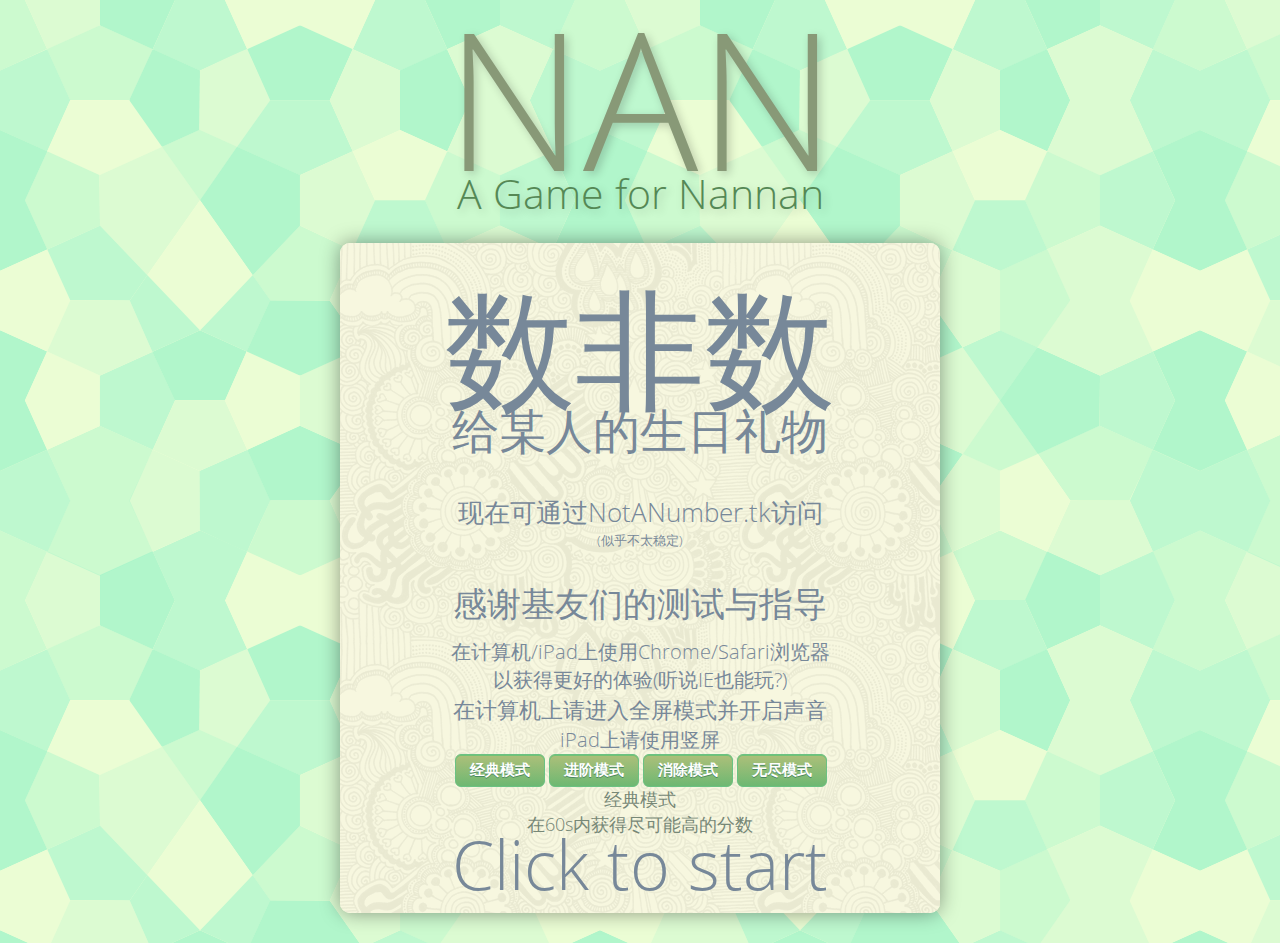
<file: index.html>
<!DOCTYPE html>
<html>
<head>

    <title> Not A Number</title>
    <meta charset="utf-8">
    <meta name="keywords" content="Not A Number, 数非数, 数字解迷, puzzle game, number">
    <meta name="description" content="Not A Number! 一起找到最有趣的数字! ">
    <meta http-equiv="Access-Control-Allow-Origin" content="*">
<!--     <link href='http://fonts.googleapis.com/css?family=Open+Sans:300' rel='stylesheet' type='text/css'> -->
    <link rel="stylesheet" type="text/css" href="nan.css" media="all" />
    <link rel="stylesheet" type="text/css" href="level-select.css" media="all" />
    <script type="text/javascript" src="javascript/jquery-1.11.1.min.js"></script>
    <script type="text/javascript" src="javascript/read-css.js"></script>


    <script type="text/javascript" src="javascript/rrshare.js"></script>


    <script type="text/javascript" src="javascript/constants-min.js" charset="utf-8"> </script>
    <script type="text/javascript" src="javascript/game-min.js" charset="utf-8"> </script>
    <script type="text/javascript" src="javascript/analyzer-min.js" charset="utf-8"> </script>
    <script type="text/javascript" src="javascript/grid-min.js" charset="utf-8"> </script>
    <script type="text/javascript" src="javascript/mouse-min.js" charset="utf-8"> </script>
    <script type="text/javascript" src="javascript/elements-min.js" charset="utf-8"> </script>
    <script type="text/javascript" src="javascript/audioPlayer-min.js" charset="utf-8"> </script>
    <script type="text/javascript" src="javascript/rotateTask-min.js" charset="utf-8"> </script>


</head>
<body>

  <div id="title" style="position:relative;">
    <div id = "title-1" class = "title" style="color: #897; line-height: 80%; font-size: 192px; margin: 20px 0 0 0; text-shadow: 3px 3px 10px hsla(0, 0%, 0%, 0.2)">NAN</div>
    <div id = "title-3" class = "title" style="color: #585; line-height: 95%; font-size: 41px; text-shadow: 3px 3px 10px hsla(0, 0%, 0%, 0.2);">A Game for Nannan</div>

  </div>

  <div id="container"  class="board" style="margin: 30px auto; visibility: hidden">
    <div id="number-show" class="board">
      <div id="number-show-number" class="number-show-box"> </div>
      <div id="number-show-score" class="number-show-box" style="color: #595;"> </div>
      <div id="number-show-ajax" class="number-show-box" style="color: #595; bottom: 34px; margin: 0 0; line-height: 20px; position: absolute; width: 600px; font-size: 25px; color: #464"> </div>
      <div id="number-show-descriptions" charset="UTF-8" class="number-show-box" style=" line-height:50px; margin: 0 auto;"> </div>
      <div id="number-show-hint" charset="UTF-8"> Click to continue</div>
    </div>

    <div id="game-area" class="board">
      <a id="manual-game-over" class="mod-select" style="position:absolute; top: 0px; right: 0px; z-index:9999">结束游戏</a>
      <a id="game-mode-hint" style="position:absolute; top: 30px; right: 9px; z-index:9999; font-size: 17px; color: #686"> </a>

      <div class="score" style="z-index: 4000; top: 0px">0</div>
      <progress id="progressbar" value="100" max="100" style="position: absolute; left:53px; top: 75px; width: 456px;"></progress> 
      <div id="game-count-down" style="color: #454; position: absolute; font-size: 15px; font-weight: bold; left:508px; top: 75px; width: 40px; text-align: right">60</div> 
      <div id="game-area-hint" charset="UTF-8" style="font-size:20px; width:600px; position: absolute; bottom: 19px; color:#787; text-align:center"></div>
    </div>


    <div id="game-over-screen" class="board" style="z-index:5001;">
      <div id ="game-over-mode-hint" style="font-size:40px; margin: 0px auto; text-align: center; color: #789; ">Game Over</div>
      <div style="font-size:70px; margin: 50px auto; text-align: center; color: #789">Game Over</div>
      <div style="font-size:50px; margin: 50px auto; text-align: center; color: #784">Your score is </div>
      <div id="ocd-hint" style="font-size:50px; margin: 120px auto; text-align: center; color: #784; font-size: 25px;"></div>
      <div class="score" style="top:350px">
        0
      </div>

      <div id="game-over-nan" charset="UTF-8" style="background: url(background/old_map.png) repeat; color:#524; height: 35px; box-shadow: 0px 0px 5px #888; cursor: pointer; bottom: 155px"> 我是南南</div>

      <a id="game-over-share-anchor" href="#" target=_blank>
        <div id="game-over-share" charset="UTF-8" style="background: url(background/old_map.png) repeat; color:#524; height: 35px; box-shadow: 0px 0px 5px #888; cursor: pointer;"> 分享到人人网</div>
      </a>

      <div id="game-over-other" charset="UTF-8" style="background: url(background/old_map.png) repeat; color:#524; height: 35px; box-shadow: 0px 0px 5px #888; cursor: pointer"> 试试别的模式</div>

      <div id="game-over-hint" charset="UTF-8" style="background: url(background/old_map.png) repeat; color:#524; height: 35px; box-shadow: 0px 0px 5px #888; cursor: pointer"> 再玩一次</div>

    </div>

    <div id="welcome-screen" class="board" style="z-index: 5002">
      <div style="font-size:130px; margin: 15px auto 0; height:140px">数非数</div>
      <div style="font-size:47px; margin: 0px 0px 0px; ">给某人的生日礼物</div>
      <div id="welcome-screen-user-count" style="font-size:20px; margin: 0px auto; width:600px; height: 30px"></div>
      <div style="font-size:26px; margin: 0px auto 0px">现在可通过<b>NotANumber.tk</b>访问</div>
      <div style="font-size:13px; margin: 0px auto 30px">(似乎不太稳定)</div>


      <div style="font-size:34px; margin: 0px auto 10px">感谢基友们的测试与指导</div>
      <div style="font-size:20px; ">在计算机/iPad上使用Chrome/Safari浏览器<br>以获得更好的体验(听说IE也能玩?)</div>
      <div style="font-size:22px; ">在计算机上请进入全屏模式并开启声音</div>
      <div style="font-size:20px; ">iPad上请使用竖屏</div>
      <a id="mod-select-classic" class="mod-select" style="margin: 0px 0 0 115px ">经典模式</a>
      <a id="mod-select-advanced" class="mod-select">进阶模式</a>
      <a id="mod-select-OCD" class="mod-select">消除模式</a>
      <a id="mod-select-endless" class="mod-select">无尽模式</a>
      <div id="mod-explanation" style="font-size:18px; margin: 0px auto; color: #787"></div>
      <div style="font-size:68px; margin: -20px auto">Click to start</div>
    </div>

    <div id="nan-screen" class="board" style="z-index: 1000;">
      <div style="font-size:34px; margin: 30px auto 0 0">LOVE IS NOT A NUMBER</div>
      <div style="font-size:54.3px; margin: 0px auto 0 0">Happy Birthday</div>
      <div style="font-size:109px; margin: 0px 0px 100px; height: 110px; vertical-align: top;">Nannan</div>
      <div class="right-aligned-text" style="font-size:29px;">Best wishes from Mengmeng</div>
      <div id="nan-player-count" class="right-aligned-text" style="font-size:20px;"></div>
      <div class="mod-select-button"> </div>
      <div style="font-size:48px; margin: 70px auto">Click to play again<div>
    </div>

  </div>
  

  
</body>
</html>
</file>
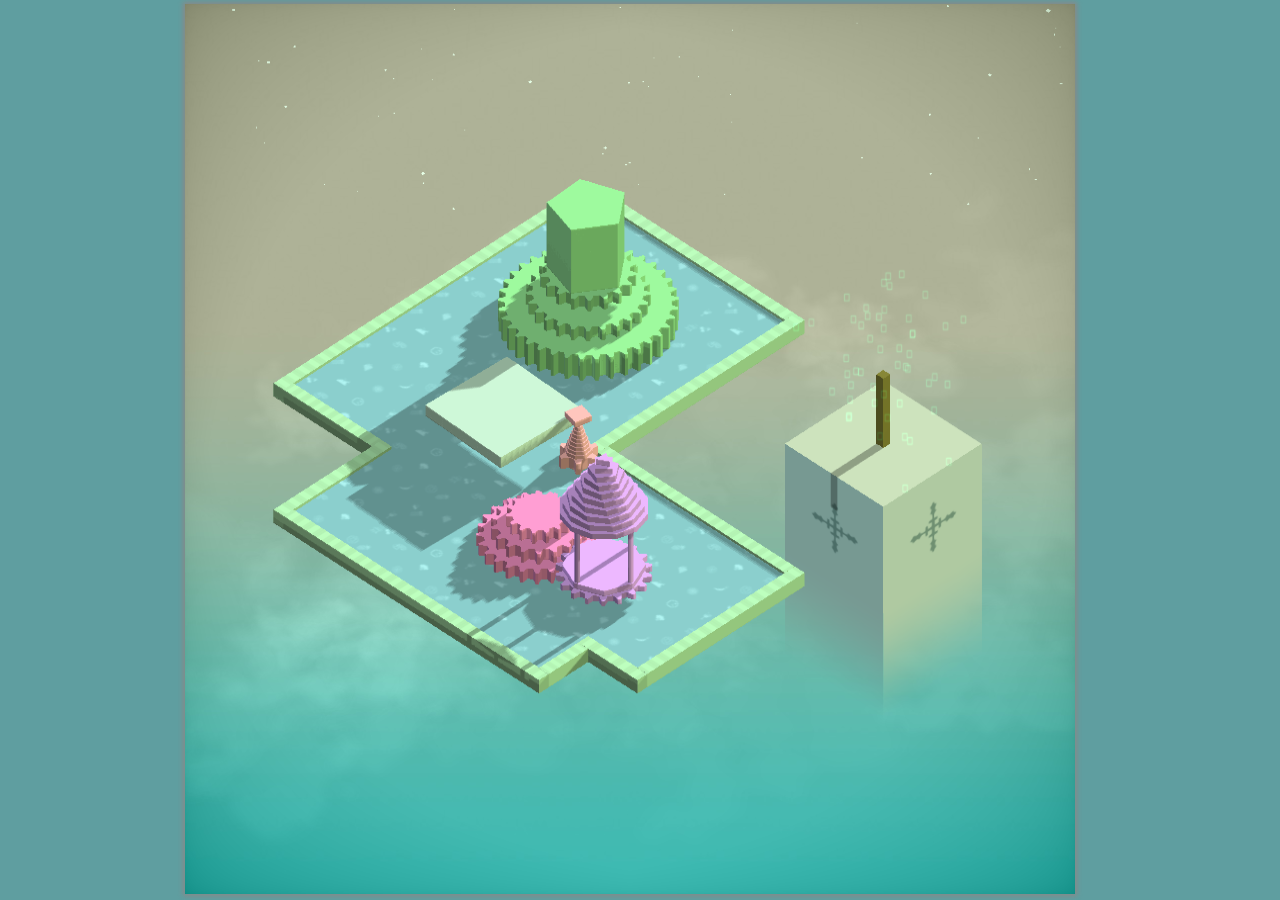
<file: gear/index.html>
<html>
<head><title>Gear</title>
    <style>
    body {
        margin: 0;
        background-color: cadetblue;
    }

    canvas {
        margin-top: 4px;
        box-shadow: 0px 0px 5px 2px #888;
    }
    </style>
    <script src="js/Box2D_v2.2.1_min.js"></script>
    <script src="js/jquery-2.1.3.min.js"></script>


    <script src="js/libs/stats.min.js"></script>
    <script src="js/three.min.js"></script>
    <script src="js/shaders/CopyShader.js"></script>
    <script src="js/shaders/BokehShader.js"></script>
    <script src="js/shaders/HorizontalBlurShader.js"></script>
    <script src="js/shaders/VerticalBlurShader.js"></script>
    <script src="table_geometry.js"></script>
    <script src="js/shaders/DotScreenShader.js"></script>
    <script src="dark_corner.js"></script>
    <script src="alpha_color_shader.js"></script>
    <script src="js/postprocessing/EffectComposer.js"></script>
    <script src="js/postprocessing/RenderPass.js"></script>
    <script src="js/postprocessing/ShaderPass.js"></script>
    <script src="js/postprocessing/MaskPass.js"></script>
    <script src="js/postprocessing/BokehPass.js"></script>

    <script src="js/howler.js"></script>


    <script src="js/embox2d-helpers.js"></script>
    <script src="audio.js"></script>
    <script src="particle_system.js"></script>
    <script src="tree.js"></script>
    <script src="scenes.js"></script>
    <script src="render.js"></script>
    <script src="js/decomp.min.js"></script>

</head>
<body id='body'>
</body>
</html>
</file>
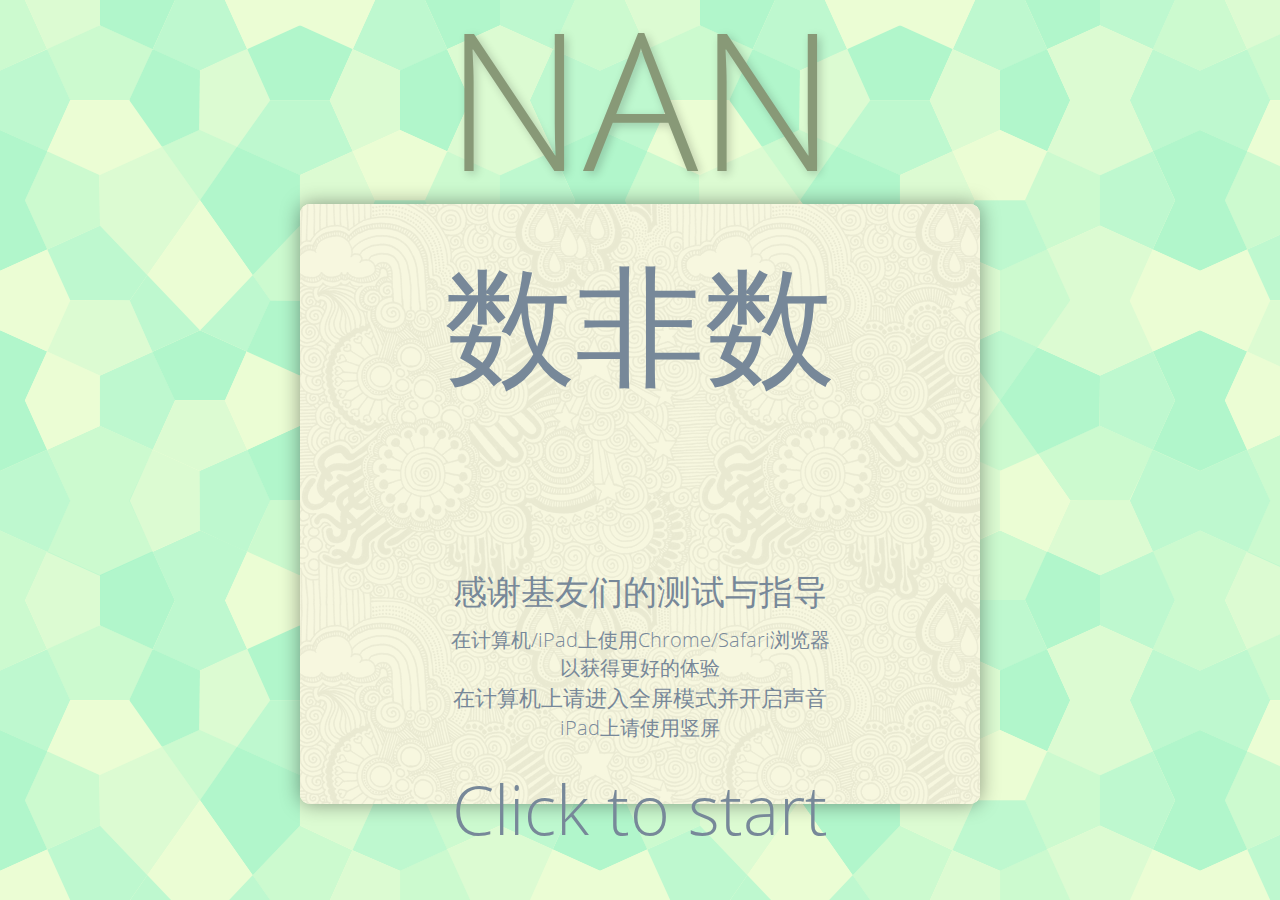
<file: index (copy).html>
<!DOCTYPE html>
<html>
<head>
    <title> Not A Number</title>
    <meta charset="utf-8">
    <meta http-equiv="Access-Control-Allow-Origin" content="*">
    <link href='http://fonts.googleapis.com/css?family=Open+Sans:300' rel='stylesheet' type='text/css'>
    <link rel="stylesheet" type="text/css" href="nan.css" media="all" />
    <script type="text/javascript" src="javascript/jquery-1.11.1.min.js"></script>
    <script type="text/javascript" src="javascript/read-css.js"></script>

    <script type="text/javascript" src="javascript/constants.js" charset="utf-8"> </script>
    <script type="text/javascript" src="javascript/game.js" charset="utf-8"> </script>
    <script type="text/javascript" src="javascript/analyzer.js" charset="utf-8"> </script>
    <script type="text/javascript" src="javascript/grid.js" charset="utf-8"> </script>
    <script type="text/javascript" src="javascript/mouse.js" charset="utf-8"> </script>
    <script type="text/javascript" src="javascript/elements.js" charset="utf-8"> </script>
    <script type="text/javascript" src="javascript/audioPlayer.js" charset="utf-8"> </script>
    <script type="text/javascript" src="javascript/rotateTask.js" charset="utf-8"> </script>

</head>
<body>
  <div id="title" style="position:relative;">
    <div id = "title-1" class = "title" style="color: #897; line-height: 80%; font-size: 192px; margin: 20px 0 0 0; text-shadow: 3px 3px 10px hsla(0, 0%, 0%, 0.2)">NAN</div>
<!--     <div id = "title-3" class = "title" style="color: #585; line-height: 95%; font-size: 41px; text-shadow: 3px 3px 10px hsla(0, 0%, 0%, 0.2);">A Game for Nannan</div> -->
  </div>
  <div id="container"  class="board" style="margin: 30px auto; visibility: hidden">
    <div id="number-show" class="board">
      <div id="number-show-number" class="number-show-box"> </div>
      <div id="number-show-score" class="number-show-box" style="color: #595;"> </div>
      <div id="number-show-ajax" class="number-show-box" style="color: #595; bottom: 34px; margin: 0 0; line-height: 20px; position: absolute; width: 600px; font-size: 25px; color: #464"> </div>
      <div id="number-show-descriptions" charset="UTF-8" class="number-show-box" style=" line-height:50px; margin: 0 auto;"> </div>
      <div id="number-show-hint" charset="UTF-8"> Click to continue</div>
    </div>

    <div id="game-area" class="board">
      <div class="score" style="z-index: 4000; top: 0px">0</div>
      <progress id="progressbar" value="100" max="100" style="position: absolute; left:53px; top: 75px; width: 456px;"></progress> 
      <div id="game-count-down" style="color: #454; position: absolute; font-size: 15px; font-weight: bold; left:508px; top: 75px; width: 40px; text-align: right">60</div> 
      <div id="game-area-hint" charset="UTF-8" style="font-size:20px; width:600px; position: absolute; bottom: 19px; color:#787; text-align:center"></div>
    </div>


    <div id="game-over-screen" class="board" style="z-index:5001;">
      <div style="font-size:70px; margin: 100px auto; text-align: center; color: #789">Game Over</div>
      <div style="font-size:50px; margin: 100px auto; text-align: center; color: #784">Your score is </div>
      <div class="score" style="top:400px">
        0nan
      </div>

<!--       <div id="game-over-nan" charset="UTF-8" style="background: url(background/old_map.png) repeat; color:#524; height: 35px; box-shadow: 0px 0px 5px #888; cursor: pointer;"> I'm Nannan...</div>
 -->
      <div id="game-over-hint" charset="UTF-8" style="background: url(background/old_map.png) repeat; color:#524; height: 35px; box-shadow: 0px 0px 5px #888; cursor: pointer"> Play Again</div>

    </div>

    <div id="welcome-screen" class="board" style="z-index: 5002">
      <div style="font-size:130px; margin: 30px auto 0">数非数</div>
<!--       <div style="font-size:48px; margin: 0px 0px 100px">给某人的生日礼物</div> -->
      <div style="font-size:48px; margin: 0px 0px 100px; height:50px"></div>

      <div style="font-size:34px; margin: 30px auto 10px">感谢基友们的测试与指导</div>
      <div style="font-size:20px; ">在计算机/iPad上使用Chrome/Safari浏览器<br>以获得更好的体验</div>
      <div style="font-size:22px; ">在计算机上请进入全屏模式并开启声音</div>
      <div style="font-size:20px; ">iPad上请使用竖屏</div>
      <div style="font-size:68px; margin: 20px auto">Click to start</div>
      <div id="welcome-screen-user-count" style="font-size:20px; margin: 15px auto; position:absolute; top:168px; width:600px"></div>
    </div>
    <div id="nan-screen" class="board" style="z-index: 1000;">
      <div style="font-size:54px; margin: 70px auto 0">Happy Birthday</div>
      <div style="font-size:112px; margin: 0px 0px 100px">Nannan</div>
      <div class="right-aligned-text" style="font-size:29px;">Best wishes from Mengmeng</div>
      <div id="nan-player-count" class="right-aligned-text" style="font-size:20px;"></div>
      <div style="font-size:45px; margin: 70px auto">Click to play again<div>
    </div>

  </div>
</body>
</html>
</file>
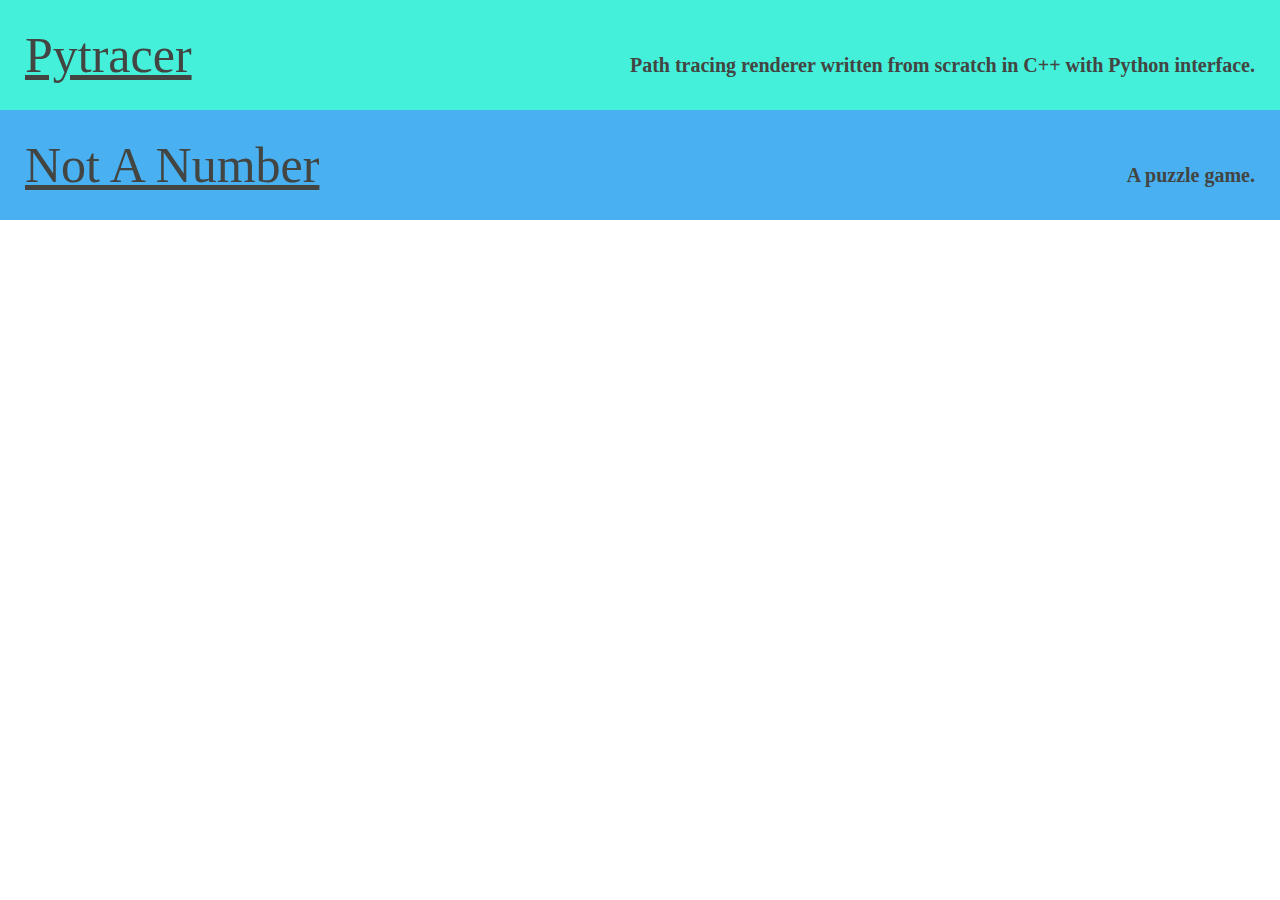
<file: gear/i.html>
<!DOCTYPE html>
<html>
<head lang="en">
    <meta charset="UTF-8">
    <title>Iterator's Projects</title>
    <style>
        body {
            margin: 0px;
        }
        .block {
            padding: 5px;
            padding-left: 25px;
            padding-right: 25px;
            margin: 0px;
            height: 100px;
            font-size: 50px;
            color: #424541;
            vertical-align: middle;
            line-height: 100px;
        }
        .block:nth-child(odd) {
            background-color: #45F0DB;
        }
        .block:nth-child(even){
            background-color: #49B0F1;
        }


        a {
            float: left;
            color: #424541;
        }
        h3 {
            margin-top: 35px;
            line-height: 50px;
            vertical-align: middle;
            margin-left: 50px;
            float: right;
            font-size: 20px;
        }

    </style>
</head>

<body>
    <div class="block">
        <a href="https://github.com/IteratorAdvance/Pytracer">Pytracer</a>
        <h3>Path tracing renderer written from scratch in C++ with Python interface.</h3>
    </div>

    <div class="block">
        <a href="http://www.baidu.com">Not A Number</a>
        <h3>A puzzle game.</h3>
    </div>


</body>
</html>
</file>
<file: nan.css>
* {
    font-family: openSansLight, openSans, '微软雅黑', 'Microsoft YaHei', '黑体', sans-serif;
    font-weight: 300
}

@font-face {
    font-family: openSans;
    src: url(opensans.ttf);
}

@font-face {
    font-family: openSansLight;
    src: url(OpenSans-Light.ttf);
    font-weight: 300;
}

body {
    -webkit-user-select: none;
    background: url(background/background.png) repeat
}

.square {
    position: absolute;
    width: 60px;
    height: 60px;
    margin: 2px;
    box-shadow: 2px 3px 3px hsla(0, 0%, 0%, 0.4);
    text-align: center;
    border-radius: 20%;
    -webkit-transition: border-radius 200ms;
    transition: border-radius 200ms;
}

.square:hover {
   border-radius: 50%;
}


.number {
    color: rgb(0, 127, 100);
    visibility: visible;
    text-align: center;
    vertical-align: middle;
    line-height: 56px;
    font-weight: bold;
    font-size: 50px;
    cursor: default;
}

.score {
    color: #595;
    position: absolute;
    left: 0px;
    top: 0px;
    height: 120px;
    width: 600px;
    font-size: 70px;
    text-align: center;
    vertical-align: middle;
    line-height: 70px;
}


.board {
    position: absolute;
    height: 600px;
    width: 680px;
    background: url(background/skulls.png) repeat;
    border-radius: 10px;
}

#container {
    margin: auto auto auto auto;
    box-shadow: 0px 0px 20px hsla(0, 0%, 0%, 0.4);
    position: relative;
    opacity: 0.9
}

.title {
    text-align: center;
    padding: 0;
}

#number-show {
    margin: 0 auto;
    position: absolute;
    z-index: 5000;
}

.number-show-box {
    font-size: 50px; margin: 50px auto; text-align: center;
}

#number-show-number {
    font-size: 6.6em;
    color: #060;
}

#number-show-hint {
    font-size: 1.6em;
    color: #060;
    width: 600px;
    margin: auto auto 20px;
    position: absolute;
    bottom: -0.7em;
    text-align: center;
}


#game-over-hint {
    font-size: 1.6em;
    color: #060;
    width: 560px;
    left: 20px;
    position: absolute;
    bottom: 20px;
    text-align: center;
}

#game-over-other {
    font-size: 1.6em;
    color: #060;
    width: 560px;
    left: 20px;
    position: absolute;
    bottom: 65px;
    text-align: center;
}

#game-over-nan {
    font-size: 1.6em;
    color: #060;
    width: 560px;
    left: 20px;
    position: absolute;
    bottom: 65px;
    text-align: center;
}

#game-over-share {
    font-size: 1.6em;
    color: #060;
    width: 560px;
    left: 20px;
    position: absolute;
    bottom: 110px;
    text-align: center;
}


#game-over-screen {
    position: absolute;
}

progress {  
    background-color: #f3f3f3;  
    border: 0;
    height: 18px;
    border-radius: 10%;  
}  

progress[value]::-webkit-progress-value {
    background-image:
    -webkit-linear-gradient(left, hsl(140, 54%, 70%), hsl(140, 54%, 70%));
    border-radius: 20px; 
    background-size: auto 20px, 100% 100%, 100% 100%;
    background-color: #fff;
}

progress::-webkit-progress-bar {
    background-color: #fff;
    border-radius: 20px;
    box-shadow: 3px 3px 2px hsla(0, 0%, 0%, 0.2),
                inset 0px 0px 15px hsla(0, 0%, 0%, 0.1);
}


#welcome-screen div {
    font-size:70px;
    margin: 0 auto;
    text-align: center;
    color: #789;
}

#nan-screen div {
    font-size:70px;
    margin: 0 auto;
    text-align: center;
    color: #789;
}

#nan-screen .right-aligned-text {
    width: 600px;
    text-align: center;
}
</file>
<file: level-select.css>
.mod-select {
   -moz-box-shadow:inset 0px 1px 0px 0px #71c275;
   -webkit-box-shadow:inset 0px 1px 0px 0px #71c275;
   box-shadow:inset 0px 1px 0px 0px #71c275;
   background:-webkit-gradient(linear, left top, left bottom, color-stop(0.05, #aabf79), color-stop(1, #6eb872));
   background:-moz-linear-gradient(top, #aabf79 5%, #6eb872 100%);
   background:-webkit-linear-gradient(top, #aabf79 5%, #6eb872 100%);
   background:-o-linear-gradient(top, #aabf79 5%, #6eb872 100%);
   background:-ms-linear-gradient(top, #aabf79 5%, #6eb872 100%);
   background:linear-gradient(to bottom, #aabf79 5%, #6eb872 100%);
   filter:progid:DXImageTransform.Microsoft.gradient(startColorstr='#aabf79', endColorstr='#6eb872',GradientType=0);
   background-color:#aabf79;
   -moz-border-radius:6px;
   -webkit-border-radius:6px;
   border-radius:6px;
   border:1px solid #6bc283;
   display:inline-block;
   cursor:pointer;
   color:#ffffff;
   font-family:arial;
   font-size:15px;
   font-weight:bold;
   padding:6px 14px;
   text-decoration:none;
   text-shadow:0px 1px 0px #4a8760;
}
.mod-select:hover {
   background:-webkit-gradient(linear, left top, left bottom, color-stop(0.05, #6eb872), color-stop(1, #aabf79));
   background:-moz-linear-gradient(top, #6eb872 5%, #aabf79 100%);
   background:-webkit-linear-gradient(top, #6eb872 5%, #aabf79 100%);
   background:-o-linear-gradient(top, #6eb872 5%, #aabf79 100%);
   background:-ms-linear-gradient(top, #6eb872 5%, #aabf79 100%);
   background:linear-gradient(to bottom, #6eb872 5%, #aabf79 100%);
   filter:progid:DXImageTransform.Microsoft.gradient(startColorstr='#6eb872', endColorstr='#aabf79',GradientType=0);
   background-color:#6eb872;
}
.mod-select:active {
   position:relative;
   top:1px;
}
</file>
